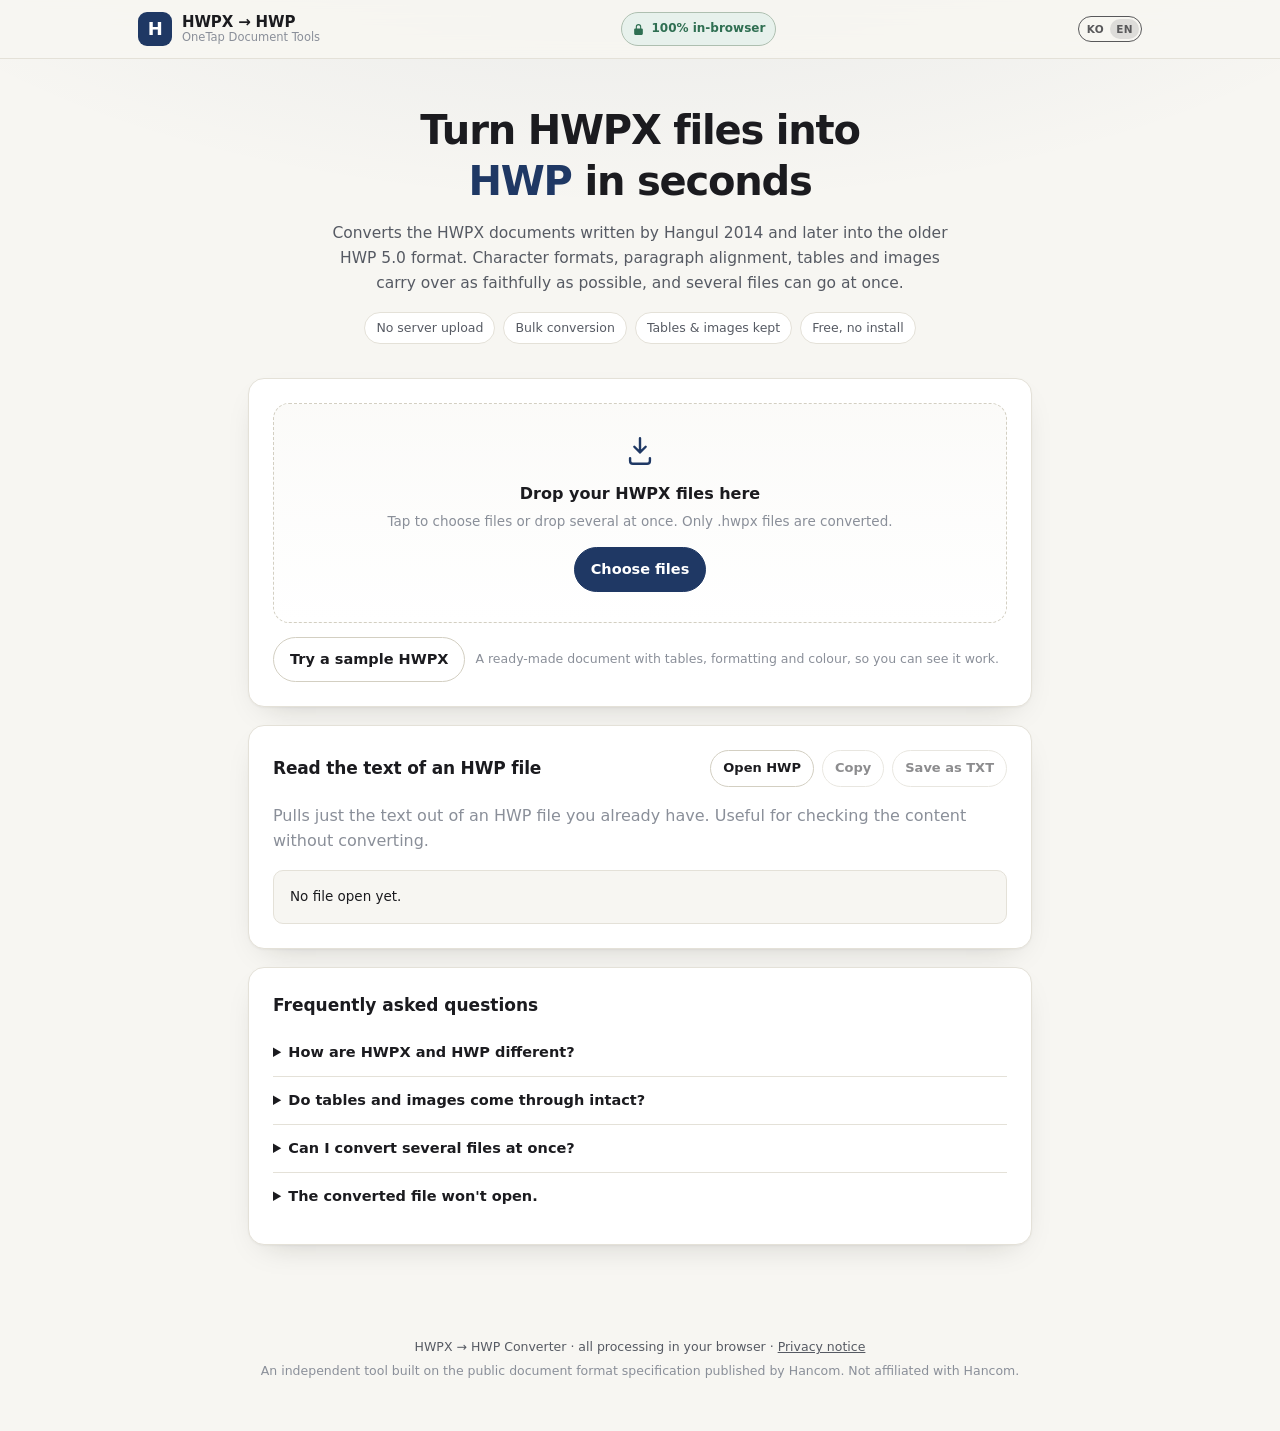
<file: index.html>
<!DOCTYPE html>
<html lang="ko">
<head>
<meta charset="utf-8">
<meta name="viewport" content="width=device-width, initial-scale=1, viewport-fit=cover">
<title>HWPX → HWP 변환기 — 브라우저에서 바로, 서버 업로드 없이</title>
<meta name="description" content="HWPX(한글 2014 이후) 문서를 HWP 5.0 파일로 바꿉니다. 문단·글자 서식·표·그림을 살려 여러 개를 한 번에 변환하고 ZIP으로 내려받으세요. 파일은 브라우저 안에서만 처리되며 서버로 전송되지 않습니다.">
<meta name="robots" content="index, follow">
<meta name="color-scheme" content="light dark">
<meta name="theme-color" content="#f6f5f1">
<link rel="canonical" href="https://marcj81.github.io/onetap-hwpx-converter/">
<meta property="og:type" content="website">
<meta property="og:url" content="https://marcj81.github.io/onetap-hwpx-converter/">
<meta property="og:site_name" content="원탭 문서 도구">
<meta property="og:title" content="HWPX → HWP 변환기">
<meta property="og:description" content="HWPX를 HWP 5.0으로. 서식·표·그림을 살려 한 번에 변환하고 ZIP으로 받으세요. 100% 브라우저 처리.">
<meta property="og:locale" content="ko_KR">
<meta name="twitter:card" content="summary">
<link rel="icon" href="favicon.svg" type="image/svg+xml">
<link rel="stylesheet" href="assets/styles.css">
<script type="application/ld+json">
{
  "@context": "https://schema.org",
  "@type": "WebApplication",
  "name": "HWPX → HWP 변환기",
  "applicationCategory": "BusinessApplication",
  "operatingSystem": "Any browser",
  "browserRequirements": "JavaScript 필요, 최신 Chrome·Safari·Edge",
  "description": "HWPX(OWPML) 문서를 HWP 5.0 바이너리로 변환합니다. 서식·표·그림을 유지하고 여러 파일을 한 번에 처리하며, 모든 처리는 브라우저 안에서 이뤄집니다.",
  "offers": { "@type": "Offer", "price": "0", "priceCurrency": "KRW" },
  "featureList": [
    "HWPX → HWP 5.0 변환",
    "여러 파일 일괄 변환과 ZIP 다운로드",
    "문단·글자 모양·표·그림 보존",
    "변환 전 문서 진단과 텍스트 미리보기",
    "서버 업로드 없는 로컬 처리"
  ]
}
</script>
</head>
<body>
<a class="skip" href="#main">본문으로 건너뛰기</a>

<header class="topbar">
  <div class="topbar__inner">
    <a class="brand" href="./" aria-label="HWPX to HWP 변환기 홈">
      <span class="brand__mark" aria-hidden="true">H</span>
      <span class="brand__text">
        <strong>HWPX → HWP</strong>
        <small>원탭 문서 도구</small>
      </span>
    </a>
    <span class="badge badge--local" title="파일이 서버로 전송되지 않습니다">
      <svg viewBox="0 0 24 24" aria-hidden="true"><path d="M12 2a5 5 0 0 0-5 5v3H6a2 2 0 0 0-2 2v8a2 2 0 0 0 2 2h12a2 2 0 0 0 2-2v-8a2 2 0 0 0-2-2h-1V7a5 5 0 0 0-5-5Zm-3 8V7a3 3 0 1 1 6 0v3H9Z"/></svg>
      100% 브라우저 처리
    </span>
  </div>
</header>

<main id="main">
  <section class="hero">
    <h1>HWPX 파일을<br><em>HWP</em>로 바꿔 드립니다</h1>
    <p class="lede">한글 2014 이후가 쓰는 HWPX 문서를 예전 HWP 5.0 파일로 변환합니다. 글자 모양, 문단 정렬, 표, 그림까지 가능한 그대로 옮기고, 여러 개도 한 번에 처리합니다.</p>
    <ul class="pills" aria-label="주요 특징">
      <li>서버 업로드 없음</li>
      <li>여러 개 일괄 변환</li>
      <li>표·그림 보존</li>
      <li>설치 없이 무료</li>
    </ul>
  </section>

  <section class="panel" aria-labelledby="drop-title">
    <div class="dropzone" id="dropzone" tabindex="0" role="button" aria-describedby="drop-help">
      <svg class="dropzone__icon" viewBox="0 0 24 24" aria-hidden="true"><path d="M12 3v10m0 0 4-4m-4 4-4-4M5 17v2a2 2 0 0 0 2 2h10a2 2 0 0 0 2-2v-2"/></svg>
      <p id="drop-title" class="dropzone__title">HWPX 파일을 여기로 끌어다 놓으세요</p>
      <p id="drop-help" class="dropzone__help">탭해서 고르거나, 여러 개를 한꺼번에 놓아도 됩니다. .hwpx만 변환합니다.</p>
      <span class="btn btn--primary" id="pick-btn">파일 선택</span>
      <input type="file" id="file-input" accept=".hwpx,application/hwp+zip,application/zip" multiple hidden>
    </div>
    <div class="sample-row">
      <button class="btn btn--ghost" id="sample-btn" type="button">샘플 HWPX로 체험하기</button>
      <span class="muted" id="sample-note">표·서식·색상이 들어 있는 예제 문서로 바로 확인해 보세요.</span>
    </div>
  </section>

  <section class="panel panel--queue" id="queue-panel" hidden aria-labelledby="queue-title">
    <div class="panel__head">
      <h2 id="queue-title">변환 목록 <span class="count" id="queue-count">0</span></h2>
      <div class="panel__actions">
        <button class="btn btn--primary" id="convert-btn" type="button">변환하기</button>
        <button class="btn btn--ghost" id="clear-btn" type="button">비우기</button>
      </div>
    </div>
    <ul class="file-list" id="file-list" aria-live="polite"></ul>
    <div class="panel__foot" id="queue-foot" hidden>
      <button class="btn btn--dark" id="zip-btn" type="button">모두 ZIP으로 내려받기</button>
      <span class="muted" id="zip-note"></span>
    </div>
  </section>

  <section class="panel" id="result-panel" hidden aria-labelledby="result-title">
    <div class="panel__head">
      <h2 id="result-title">변환 결과</h2>
      <button class="btn btn--ghost" id="reset-btn" type="button">새 파일 변환</button>
    </div>
    <ul class="result-list" id="result-list"></ul>
  </section>

  <section class="panel tabs-panel" id="inspect-panel" hidden aria-labelledby="inspect-title">
    <div class="panel__head">
      <h2 id="inspect-title">변환한 문서 엿보기</h2>
      <div class="file-switch" id="file-switch" role="tablist" aria-label="문서 선택"></div>
    </div>
    <div class="tabs" role="tablist" aria-label="미리보기 종류">
      <button class="tab is-active" role="tab" aria-selected="true" data-tab="text" id="tab-text">본문 미리보기</button>
      <button class="tab" role="tab" aria-selected="false" data-tab="report" id="tab-report">문서 진단</button>
      <button class="tab" role="tab" aria-selected="false" data-tab="limits" id="tab-limits">한계와 주의</button>
    </div>
    <div class="tab-panels">
      <div class="tab-panel is-active" id="panel-text" role="tabpanel" aria-labelledby="tab-text">
        <div id="preview-body" class="preview"></div>
      </div>
      <div class="tab-panel" id="panel-report" role="tabpanel" aria-labelledby="tab-report">
        <div id="report-body" class="report"></div>
      </div>
      <div class="tab-panel" id="panel-limits" role="tabpanel" aria-labelledby="tab-limits">
        <div class="limits">
          <h3>이렇게 옮깁니다</h3>
          <ul>
            <li>문단·글자 모양(굵기, 기울임, 밑줄, 취소선, 색, 크기, 자간, 장평), 문단 정렬·들여쓰기·줄 간격을 옮깁니다.</li>
            <li>표는 셀 병합(가로·세로), 셀 배경·테두리, 셀 안의 문단까지 옮깁니다.</li>
            <li>그림은 문서 안에 품어서 옮깁니다. 원본 그림은 압축해 넣고, 화면에는 글 위아래로 흐르는 개체로 배치합니다.</li>
            <li>각주·미주, 머리말·꼬리말의 글은 옮깁니다.</li>
          </ul>
          <h3>그대로 옮기지 못하는 것</h3>
          <ul>
            <li><strong>차트, 수식, OLE 개체, 글맵시, 3D 도형</strong>은 내용을 옮기지 못합니다. 자리만 비고 문서는 정상적으로 열립니다.</li>
            <li><strong>누름틀·필드</strong>는 값만 일반 글자로 남습니다. 필드 기능은 사라집니다.</li>
            <li><strong>각주 번호</strong>는 뷰어에 따라 접두 기호가 한 번 더 붙어 <code>)1)</code>처럼 보일 수 있습니다. 한글에서 열면 다시 계산됩니다.</li>
            <li><strong>암호가 걸린 HWPX</strong>는 지원하지 않습니다. 한글에서 암호를 해제한 뒤 변환하세요.</li>
            <li>쪽 나눔 위치와 줄 배치는 한글이 다시 계산합니다. 원본과 1픽셀 단위로 같지는 않습니다.</li>
          </ul>
          <h3>파일은 어디로 갈까요?</h3>
          <p>어디에도 가지 않습니다. 변환은 이 브라우저 탭 안에서 이뤄지고, 인터넷을 끊어도 동작합니다. 내려받은 .hwp 파일은 브라우저의 다운로드 폴더에만 남습니다.</p>
        </div>
      </div>
    </div>
  </section>

  <section class="panel" id="viewer-panel" aria-labelledby="viewer-title">
    <div class="panel__head">
      <h2 id="viewer-title">HWP 파일 글자만 보기</h2>
      <div class="panel__actions">
        <label class="btn btn--ghost btn--sm" for="hwp-input">HWP 열기</label>
        <input type="file" id="hwp-input" accept=".hwp" hidden>
        <button class="btn btn--ghost btn--sm" id="copy-hwp" type="button" disabled>복사</button>
        <button class="btn btn--sm" id="save-hwp" type="button" disabled>TXT로 저장</button>
      </div>
    </div>
    <p class="muted" id="viewer-hint">이미 가지고 있는 HWP 파일에서 글자만 뽑아 봅니다. 변환하지 않고 내용만 확인할 때 씁니다.</p>
    <pre class="viewer-text" id="hwp-text" aria-live="polite">아직 연 파일이 없습니다.</pre>
  </section>

  <section class="panel help">
    <h2>자주 묻는 질문</h2>
    <details>
      <summary>HWPX와 HWP는 무엇이 다른가요?</summary>
      <p>HWPX는 한글 2014부터 쓰는 개방형 문서 형식(OWPML)으로, ZIP 안에 XML로 내용을 담습니다. HWP는 그 이전부터 쓰던 바이너리 형식(HWP 5.0)입니다. 관공서·은행·오래된 편집 도구는 아직 HWP만 받는 곳이 있어 변환이 필요합니다.</p>
    </details>
    <details>
      <summary>표나 그림도 그대로 나오나요?</summary>
      <p>표는 셀 병합과 테두리·배경까지, 그림은 파일 안에 품어서 옮깁니다. 다만 차트·수식·OLE·글맵시처럼 HWP 5.0에 대응 형식이 없는 개체는 옮기지 못하고 자리만 남습니다.</p>
    </details>
    <details>
      <summary>여러 개를 한 번에 바꿀 수 있나요?</summary>
      <p>됩니다. 파일을 여러 개 놓고 <strong>변환하기</strong>를 누른 뒤 <strong>모두 ZIP으로 내려받기</strong>를 누르면 한 번에 받습니다. 개별 파일은 목록에서 따로 내려받을 수도 있습니다.</p>
    </details>
    <details>
      <summary>변환한 파일이 열리지 않아요.</summary>
      <p>암호가 걸린 문서이거나, HWPX가 아닌 파일을 확장자만 바꾼 경우입니다. 원본을 한글에서 열어 다른 이름으로 저장한 뒤 다시 시도해 보세요. 그래도 문제가 있으면 문서 진단 탭의 안내를 확인해 주세요.</p>
    </details>
  </section>
</main>

<footer class="foot">
  <p>HWPX → HWP 변환기 · 모든 처리는 브라우저에서 · <a href="privacy.html">개인정보 처리 안내</a></p>
  <p class="muted">한글과컴퓨터의 공개 문서 형식 규격을 참고해 만든 독립 도구입니다. 한글과컴퓨터와 제휴 관계가 없습니다.</p>
</footer>

<div class="toast" id="toast" role="status" aria-live="polite" hidden></div>

<script src="i18n.js"></script>
<script type="module" src="assets/app.js"></script>
</body>
</html>
</file>
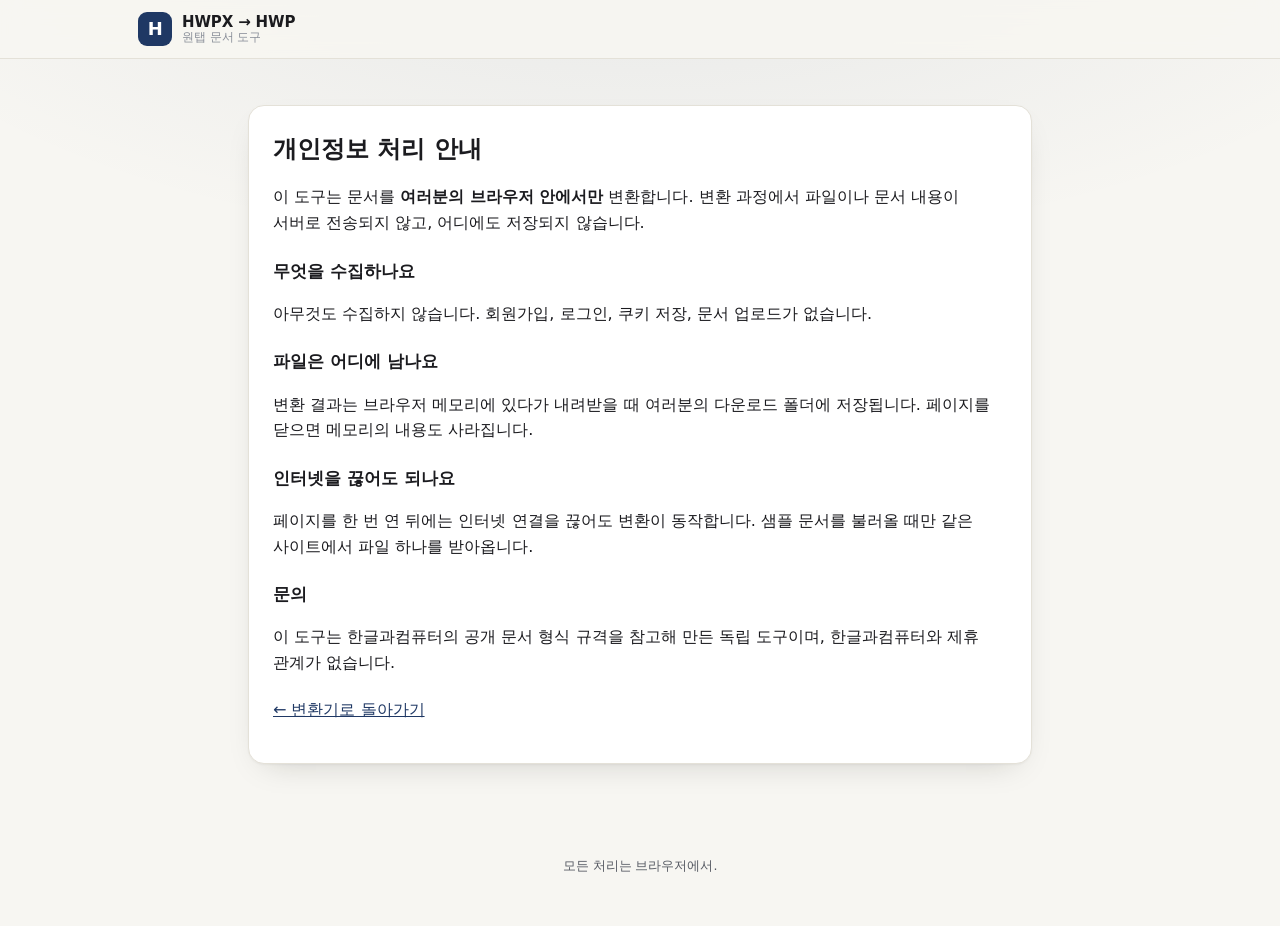
<file: privacy.html>
<!DOCTYPE html>
<html lang="ko">
<head>
<meta charset="utf-8">
<meta name="viewport" content="width=device-width, initial-scale=1">
<title>개인정보 처리 안내 — HWPX → HWP 변환기</title>
<meta name="robots" content="index, follow">
<link rel="icon" href="favicon.svg" type="image/svg+xml">
<link rel="stylesheet" href="assets/styles.css">
</head>
<body>
<header class="topbar">
  <div class="topbar__inner">
    <a class="brand" href="./"><span class="brand__mark" aria-hidden="true">H</span><span class="brand__text"><strong>HWPX → HWP</strong><small>원탭 문서 도구</small></span></a>
  </div>
</header>
<main>
  <section class="panel">
    <h1 style="font-size:24px;margin:0 0 12px">개인정보 처리 안내</h1>
    <p>이 도구는 문서를 <strong>여러분의 브라우저 안에서만</strong> 변환합니다. 변환 과정에서 파일이나 문서 내용이 서버로 전송되지 않고, 어디에도 저장되지 않습니다.</p>
    <h2 style="font-size:17px;margin:22px 0 8px">무엇을 수집하나요</h2>
    <p>아무것도 수집하지 않습니다. 회원가입, 로그인, 쿠키 저장, 문서 업로드가 없습니다.</p>
    <h2 style="font-size:17px;margin:22px 0 8px">파일은 어디에 남나요</h2>
    <p>변환 결과는 브라우저 메모리에 있다가 내려받을 때 여러분의 다운로드 폴더에 저장됩니다. 페이지를 닫으면 메모리의 내용도 사라집니다.</p>
    <h2 style="font-size:17px;margin:22px 0 8px">인터넷을 끊어도 되나요</h2>
    <p>페이지를 한 번 연 뒤에는 인터넷 연결을 끊어도 변환이 동작합니다. 샘플 문서를 불러올 때만 같은 사이트에서 파일 하나를 받아옵니다.</p>
    <h2 style="font-size:17px;margin:22px 0 8px">문의</h2>
    <p>이 도구는 한글과컴퓨터의 공개 문서 형식 규격을 참고해 만든 독립 도구이며, 한글과컴퓨터와 제휴 관계가 없습니다.</p>
    <p style="margin-top:22px"><a href="./">← 변환기로 돌아가기</a></p>
  </section>
</main>
<footer class="foot"><p>모든 처리는 브라우저에서.</p></footer>
</body>
</html>
</file>
<file: assets/styles.css>
/* HWPX → HWP 변환기 — 원탭 문서 도구 계열 스타일 */
:root {
  --paper: #f7f6f2;
  --card: #ffffff;
  --ink: #1b1b1f;
  --ink-soft: #565a63;
  --ink-faint: #8a8f99;
  --line: #e4e1d8;
  --line-strong: #d3cfc2;
  --navy: #1f3864;
  --navy-deep: #16294b;
  --accent: #2f6f52;
  --accent-soft: #e7f1ec;
  --warn: #8a5a12;
  --warn-soft: #fdf3e0;
  --danger: #9a2b2b;
  --danger-soft: #fbeaea;
  --radius: 16px;
  --radius-sm: 10px;
  --shadow: 0 1px 2px rgba(24, 22, 16, 0.04), 0 12px 32px -18px rgba(24, 22, 16, 0.25);
  --font: "Pretendard", "Apple SD Gothic Neo", "Noto Sans KR", "Malgun Gothic", system-ui, -apple-system,
    "Segoe UI", sans-serif;
  --mono: "SFMono-Regular", "Consolas", "Menlo", monospace;
}

@media (prefers-color-scheme: dark) {
  :root {
    --paper: #14151a;
    --card: #1c1e24;
    --ink: #f2f1ec;
    --ink-soft: #b9bcc4;
    --ink-faint: #8b909a;
    --line: #2b2e36;
    --line-strong: #3a3e48;
    --navy: #9db8e8;
    --navy-deep: #c7d7f5;
    --accent: #7fc7a4;
    --accent-soft: #1f2f28;
    --warn: #f0bf72;
    --warn-soft: #2d2617;
    --danger: #f09393;
    --danger-soft: #2f1d1d;
    --shadow: 0 1px 2px rgba(0, 0, 0, 0.4), 0 18px 40px -24px rgba(0, 0, 0, 0.7);
  }
}

* { box-sizing: border-box; }

[hidden] { display: none !important; }

html { -webkit-text-size-adjust: 100%; }

body {
  margin: 0;
  font-family: var(--font);
  background:
    radial-gradient(1200px 500px at 50% -10%, rgba(31, 56, 100, 0.08), transparent 70%),
    var(--paper);
  color: var(--ink);
  line-height: 1.6;
  font-size: 16px;
  word-break: keep-all;
}

a { color: var(--navy); }

.skip {
  position: absolute;
  left: -9999px;
}
.skip:focus {
  left: 12px;
  top: 12px;
  background: var(--card);
  padding: 8px 12px;
  border-radius: 8px;
  z-index: 50;
}

.topbar {
  position: sticky;
  top: 0;
  z-index: 20;
  backdrop-filter: blur(10px);
  background: color-mix(in srgb, var(--paper) 88%, transparent);
  border-bottom: 1px solid var(--line);
}
.topbar__inner {
  max-width: 1040px;
  margin: 0 auto;
  padding: 12px 18px;
  display: flex;
  align-items: center;
  justify-content: space-between;
  gap: 12px;
}
.brand {
  display: flex;
  align-items: center;
  gap: 10px;
  text-decoration: none;
  color: inherit;
}
.brand__mark {
  width: 34px;
  height: 34px;
  border-radius: 9px;
  background: var(--navy);
  color: #fff;
  display: grid;
  place-items: center;
  font-weight: 800;
  font-size: 18px;
  letter-spacing: -0.02em;
}
@media (prefers-color-scheme: dark) {
  .brand__mark { background: #2f4c7d; }
}
.brand__text { display: flex; flex-direction: column; line-height: 1.2; }
.brand__text strong { font-size: 15px; letter-spacing: -0.01em; }
.brand__text small { color: var(--ink-faint); font-size: 11.5px; }

.badge {
  display: inline-flex;
  align-items: center;
  gap: 6px;
  font-size: 12px;
  font-weight: 600;
  padding: 6px 10px;
  border-radius: 999px;
  border: 1px solid var(--line);
  color: var(--ink-soft);
  background: var(--card);
  white-space: nowrap;
}
.badge svg { width: 13px; height: 13px; fill: currentColor; }
.badge--local { color: var(--accent); border-color: color-mix(in srgb, var(--accent) 30%, var(--line)); background: var(--accent-soft); }

main {
  max-width: 820px;
  margin: 0 auto;
  padding: 28px 18px 60px;
}

.hero { text-align: center; padding: 18px 0 8px; }
.hero h1 {
  font-size: clamp(28px, 7vw, 40px);
  line-height: 1.28;
  letter-spacing: -0.03em;
  margin: 0 0 14px;
  font-weight: 800;
}
.hero h1 em { font-style: normal; color: var(--navy); }
.lede {
  color: var(--ink-soft);
  font-size: 15.5px;
  max-width: 620px;
  margin: 0 auto 16px;
}
.pills {
  list-style: none;
  padding: 0;
  margin: 0 0 8px;
  display: flex;
  flex-wrap: wrap;
  justify-content: center;
  gap: 8px;
}
.pills li {
  font-size: 12.5px;
  color: var(--ink-soft);
  background: var(--card);
  border: 1px solid var(--line);
  border-radius: 999px;
  padding: 5px 11px;
}

.panel {
  background: var(--card);
  border: 1px solid var(--line);
  border-radius: var(--radius);
  box-shadow: var(--shadow);
  padding: 18px;
  margin: 18px 0;
}
@media (min-width: 720px) {
  .panel { padding: 24px; }
}

.panel__head {
  display: flex;
  align-items: center;
  justify-content: space-between;
  gap: 12px;
  flex-wrap: wrap;
  margin-bottom: 12px;
}
.panel__head h2 { font-size: 17px; margin: 0; letter-spacing: -0.01em; }
.panel__actions { display: flex; gap: 8px; }
.count {
  display: inline-block;
  min-width: 22px;
  padding: 1px 7px;
  border-radius: 999px;
  background: var(--paper);
  border: 1px solid var(--line);
  color: var(--ink-soft);
  font-size: 12px;
  text-align: center;
  vertical-align: 2px;
}

.dropzone {
  border: 1.5px dashed var(--line-strong);
  border-radius: var(--radius);
  padding: 30px 18px;
  text-align: center;
  cursor: pointer;
  transition: border-color 0.15s ease, background 0.15s ease, transform 0.15s ease;
  background: linear-gradient(180deg, color-mix(in srgb, var(--paper) 50%, var(--card)), var(--card));
}
.dropzone:hover { border-color: var(--navy); }
.dropzone:focus-visible { outline: 2px solid var(--navy); outline-offset: 2px; }
.dropzone.is-dragging {
  border-color: var(--navy);
  background: color-mix(in srgb, var(--navy) 6%, var(--card));
}
.dropzone__icon {
  width: 34px;
  height: 34px;
  fill: none;
  stroke: var(--navy);
  stroke-width: 1.7;
  stroke-linecap: round;
  stroke-linejoin: round;
  margin-bottom: 6px;
}
.dropzone__title { font-weight: 700; margin: 0 0 4px; font-size: 16px; }
.dropzone__help { color: var(--ink-faint); font-size: 13.5px; margin: 0 0 14px; }

.btn {
  display: inline-flex;
  align-items: center;
  justify-content: center;
  gap: 6px;
  border: 1px solid var(--line-strong);
  background: var(--card);
  color: var(--ink);
  font: inherit;
  font-weight: 600;
  font-size: 14.5px;
  padding: 10px 16px;
  border-radius: 999px;
  cursor: pointer;
  text-decoration: none;
  transition: transform 0.08s ease, background 0.15s ease, border-color 0.15s ease;
  min-height: 42px;
}
.btn:hover { border-color: var(--navy); }
.btn:active { transform: translateY(1px); }
.btn:disabled { opacity: 0.5; cursor: not-allowed; transform: none; }
.btn--primary { background: var(--navy); border-color: var(--navy); color: #fff; }
.btn--primary:hover { background: var(--navy-deep); border-color: var(--navy-deep); }
.btn--dark { background: var(--ink); border-color: var(--ink); color: var(--paper); }
.btn--ghost { background: transparent; }
.btn--sm { padding: 7px 12px; font-size: 13px; min-height: 34px; }

.sample-row {
  display: flex;
  align-items: center;
  gap: 10px;
  flex-wrap: wrap;
  margin-top: 14px;
}
.sample-row .muted { font-size: 12.5px; }

.muted { color: var(--ink-faint); }

.alert {
  margin: 14px 0 0;
  padding: 10px 12px;
  border-radius: var(--radius-sm);
  font-size: 13.5px;
  border: 1px solid transparent;
}
.alert--warn { background: var(--warn-soft); color: var(--warn); border-color: color-mix(in srgb, var(--warn) 25%, transparent); }
.alert--danger { background: var(--danger-soft); color: var(--danger); border-color: color-mix(in srgb, var(--danger) 25%, transparent); }

.file-list, .result-list { list-style: none; margin: 0; padding: 0; display: grid; gap: 8px; }

.file-row {
  display: grid;
  grid-template-columns: 1fr auto;
  gap: 8px 12px;
  align-items: center;
  padding: 12px;
  border: 1px solid var(--line);
  border-radius: var(--radius-sm);
  background: var(--paper);
}
.file-row__name {
  font-weight: 600;
  font-size: 14px;
  overflow: hidden;
  text-overflow: ellipsis;
  white-space: nowrap;
}
.file-row__meta { font-size: 12.5px; color: var(--ink-faint); display: flex; gap: 8px; flex-wrap: wrap; }
.file-row__actions { display: flex; gap: 6px; align-items: center; }
.file-row__bar {
  grid-column: 1 / -1;
  height: 3px;
  border-radius: 999px;
  background: var(--line);
  overflow: hidden;
}
.file-row__bar span {
  display: block;
  height: 100%;
  width: 0;
  background: var(--navy);
  transition: width 0.25s ease;
}
.file-row__bar.is-done span { background: var(--accent); }
.file-row__bar.is-error span { background: var(--danger); width: 100% !important; }

.status {
  font-size: 11.5px;
  font-weight: 700;
  padding: 2px 8px;
  border-radius: 999px;
  border: 1px solid var(--line);
  color: var(--ink-soft);
  background: var(--card);
}
.status--ready { color: var(--navy); border-color: color-mix(in srgb, var(--navy) 30%, var(--line)); }
.status--working { color: var(--warn); border-color: color-mix(in srgb, var(--warn) 30%, var(--line)); background: var(--warn-soft); }
.status--done { color: var(--accent); border-color: color-mix(in srgb, var(--accent) 30%, var(--line)); background: var(--accent-soft); }
.status--error { color: var(--danger); border-color: color-mix(in srgb, var(--danger) 30%, var(--line)); background: var(--danger-soft); }

.panel__foot {
  margin-top: 14px;
  display: flex;
  align-items: center;
  gap: 12px;
  flex-wrap: wrap;
}

.result-row {
  display: grid;
  grid-template-columns: 1fr auto;
  gap: 6px 12px;
  align-items: center;
  padding: 14px;
  border: 1px solid var(--line);
  border-radius: var(--radius-sm);
  background: var(--paper);
}
.result-row__title { font-weight: 700; font-size: 14.5px; overflow-wrap: anywhere; }
.result-row__summary { font-size: 12.5px; color: var(--ink-faint); }

.tabs-panel .file-switch { display: flex; gap: 6px; flex-wrap: wrap; }
.chip {
  border: 1px solid var(--line);
  background: var(--card);
  color: var(--ink-soft);
  border-radius: 999px;
  padding: 5px 11px;
  font: inherit;
  font-size: 12.5px;
  cursor: pointer;
  max-width: 220px;
  overflow: hidden;
  text-overflow: ellipsis;
  white-space: nowrap;
}
.chip.is-active { border-color: var(--navy); color: var(--navy); background: color-mix(in srgb, var(--navy) 7%, var(--card)); font-weight: 700; }

.tabs { display: flex; gap: 4px; border-bottom: 1px solid var(--line); margin: 4px 0 14px; overflow-x: auto; }
.tab {
  border: 0;
  background: none;
  font: inherit;
  font-size: 14px;
  color: var(--ink-faint);
  padding: 9px 12px;
  cursor: pointer;
  border-bottom: 2px solid transparent;
  white-space: nowrap;
}
.tab.is-active { color: var(--ink); border-bottom-color: var(--navy); font-weight: 700; }

.tab-panel { display: none; }
.tab-panel.is-active { display: block; }

.preview {
  border: 1px solid var(--line);
  border-radius: var(--radius-sm);
  padding: 18px;
  background:
    linear-gradient(180deg, color-mix(in srgb, var(--paper) 40%, var(--card)), var(--card));
  font-size: 14px;
  max-height: 480px;
  overflow: auto;
}
.preview p { margin: 0 0 10px; white-space: pre-wrap; }
.preview .table-grid { border-collapse: collapse; margin: 6px 0 14px; font-size: 12.5px; width: 100%; }
.preview .table-grid th, .preview .table-grid td {
  border: 1px solid var(--line-strong);
  padding: 5px 7px;
  text-align: left;
  vertical-align: top;
  background: var(--card);
}
.preview .empty { color: var(--ink-faint); }

.report { display: grid; gap: 14px; }
.stat-grid {
  display: grid;
  grid-template-columns: repeat(auto-fit, minmax(104px, 1fr));
  gap: 8px;
}
.stat {
  border: 1px solid var(--line);
  border-radius: var(--radius-sm);
  padding: 10px 12px;
  background: var(--paper);
}
.stat dt { font-size: 11.5px; color: var(--ink-faint); margin: 0; }
.stat dd { margin: 2px 0 0; font-size: 19px; font-weight: 800; letter-spacing: -0.02em; font-variant-numeric: tabular-nums; }
.note-list { margin: 0; padding-left: 18px; font-size: 13.5px; color: var(--ink-soft); }
.note-list li { margin: 4px 0; }

.limits h3 { font-size: 15px; margin: 18px 0 6px; }
.limits h3:first-child { margin-top: 0; }
.limits ul { margin: 0; padding-left: 18px; font-size: 14px; color: var(--ink-soft); }
.limits li { margin: 5px 0; }
.limits strong { color: var(--ink); }

.viewer-text {
  margin: 0;
  padding: 14px 16px;
  border: 1px solid var(--line);
  border-radius: var(--radius-sm);
  background: var(--paper);
  font-family: var(--font);
  font-size: 13.5px;
  line-height: 1.75;
  white-space: pre-wrap;
  overflow-wrap: anywhere;
  max-height: 340px;
  overflow: auto;
}

.help h2 { font-size: 17px; margin: 0 0 10px; }
.help details { border-top: 1px solid var(--line); padding: 12px 0; }
.help details:first-of-type { border-top: 0; }
.help summary { cursor: pointer; font-weight: 700; font-size: 14.5px; }
.help details p { margin: 8px 0 0; color: var(--ink-soft); font-size: 14px; }

.foot {
  max-width: 820px;
  margin: 0 auto;
  padding: 10px 18px 46px;
  font-size: 12.5px;
  color: var(--ink-soft);
  text-align: center;
}
.foot a { color: inherit; }
.foot p { margin: 4px 0; }

.toast {
  position: fixed;
  left: 50%;
  bottom: calc(18px + env(safe-area-inset-bottom, 0px));
  transform: translateX(-50%);
  background: var(--ink);
  color: var(--paper);
  padding: 10px 16px;
  border-radius: 999px;
  font-size: 13.5px;
  box-shadow: var(--shadow);
  z-index: 60;
  max-width: calc(100vw - 36px);
}

.sr-only {
  position: absolute;
  width: 1px;
  height: 1px;
  padding: 0;
  margin: -1px;
  overflow: hidden;
  clip: rect(0, 0, 0, 0);
  white-space: nowrap;
  border: 0;
}

@media (max-width: 520px) {
  main { padding: 18px 14px 48px; }
  .panel { padding: 16px; border-radius: 14px; }
  .dropzone { padding: 24px 14px; }
  .file-row { grid-template-columns: 1fr; }
  .file-row__actions { justify-content: flex-start; }
  .panel__head { align-items: flex-start; }
}

@media (prefers-reduced-motion: reduce) {
  * { animation: none !important; transition: none !important; }
}
</file>
